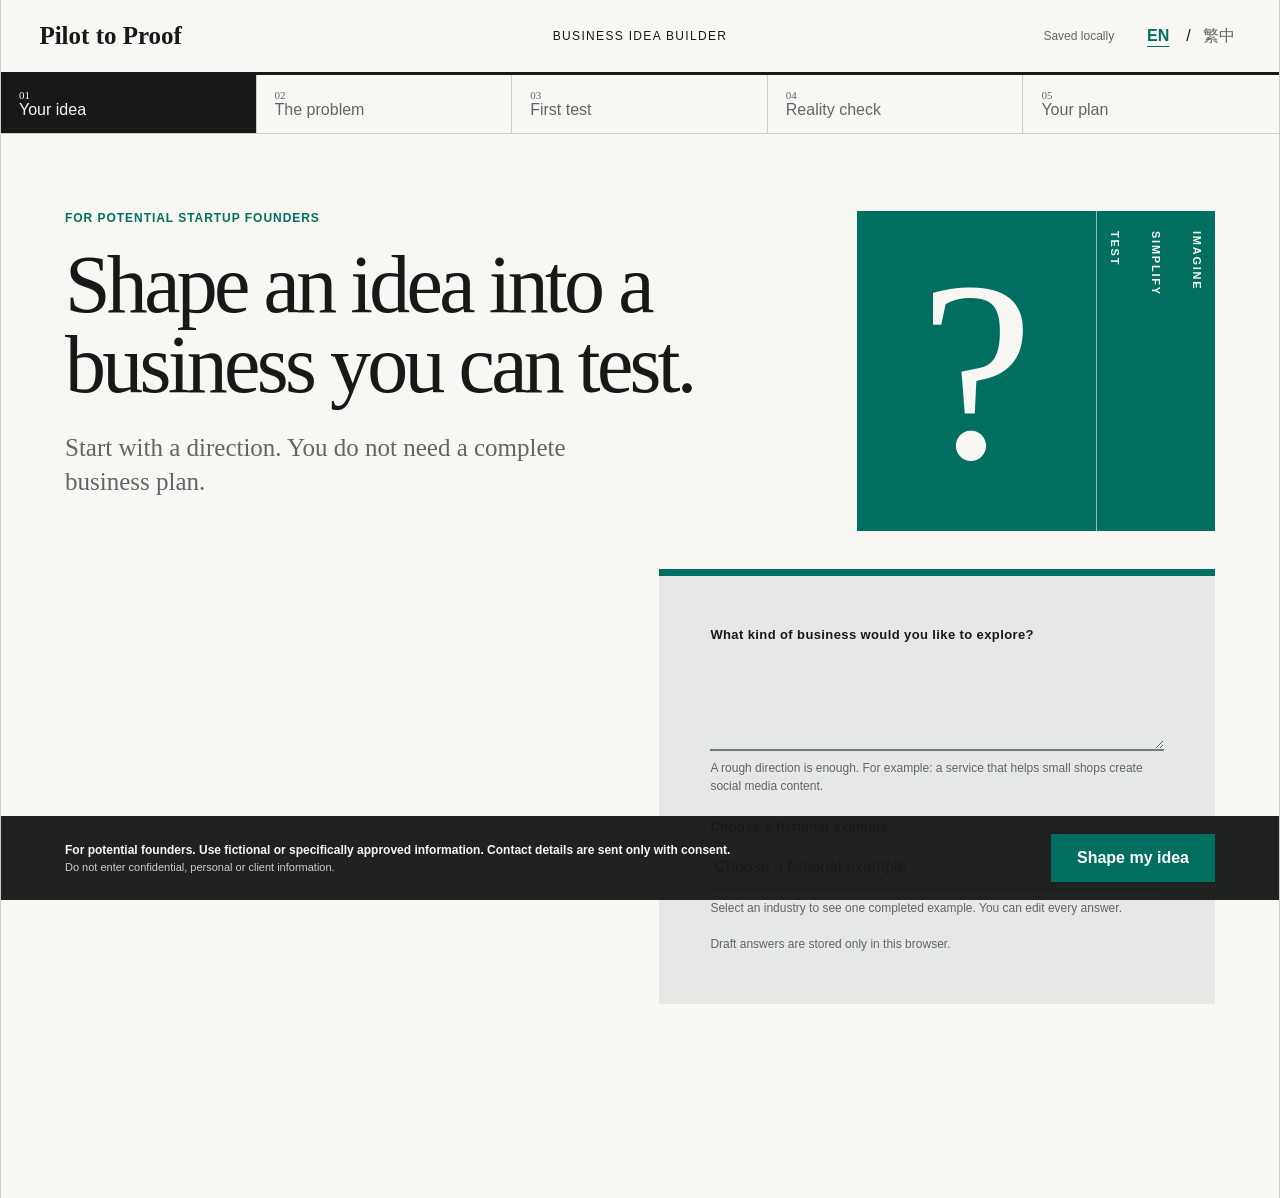
<file: index.html>
<!doctype html>
<html lang="en">
  <head>
    <meta charset="UTF-8" />
    <meta name="viewport" content="width=device-width, initial-scale=1.0" />
    <meta
      name="description"
      content="A local, fictional prototype for designing evidence-producing business experiments."
    />
    <title>Pilot to Proof</title>
    <script type="module" crossorigin src="./assets/workbook-DFRHNJJ-.js"></script>
    <link rel="modulepreload" crossorigin href="./assets/jsx-runtime-53reIlNN.js">
    <link rel="stylesheet" crossorigin href="./assets/workbook-Dtvbf8tn.css">
  </head>
  <body>
    <div id="root"></div>
  </body>
</html>
</file>
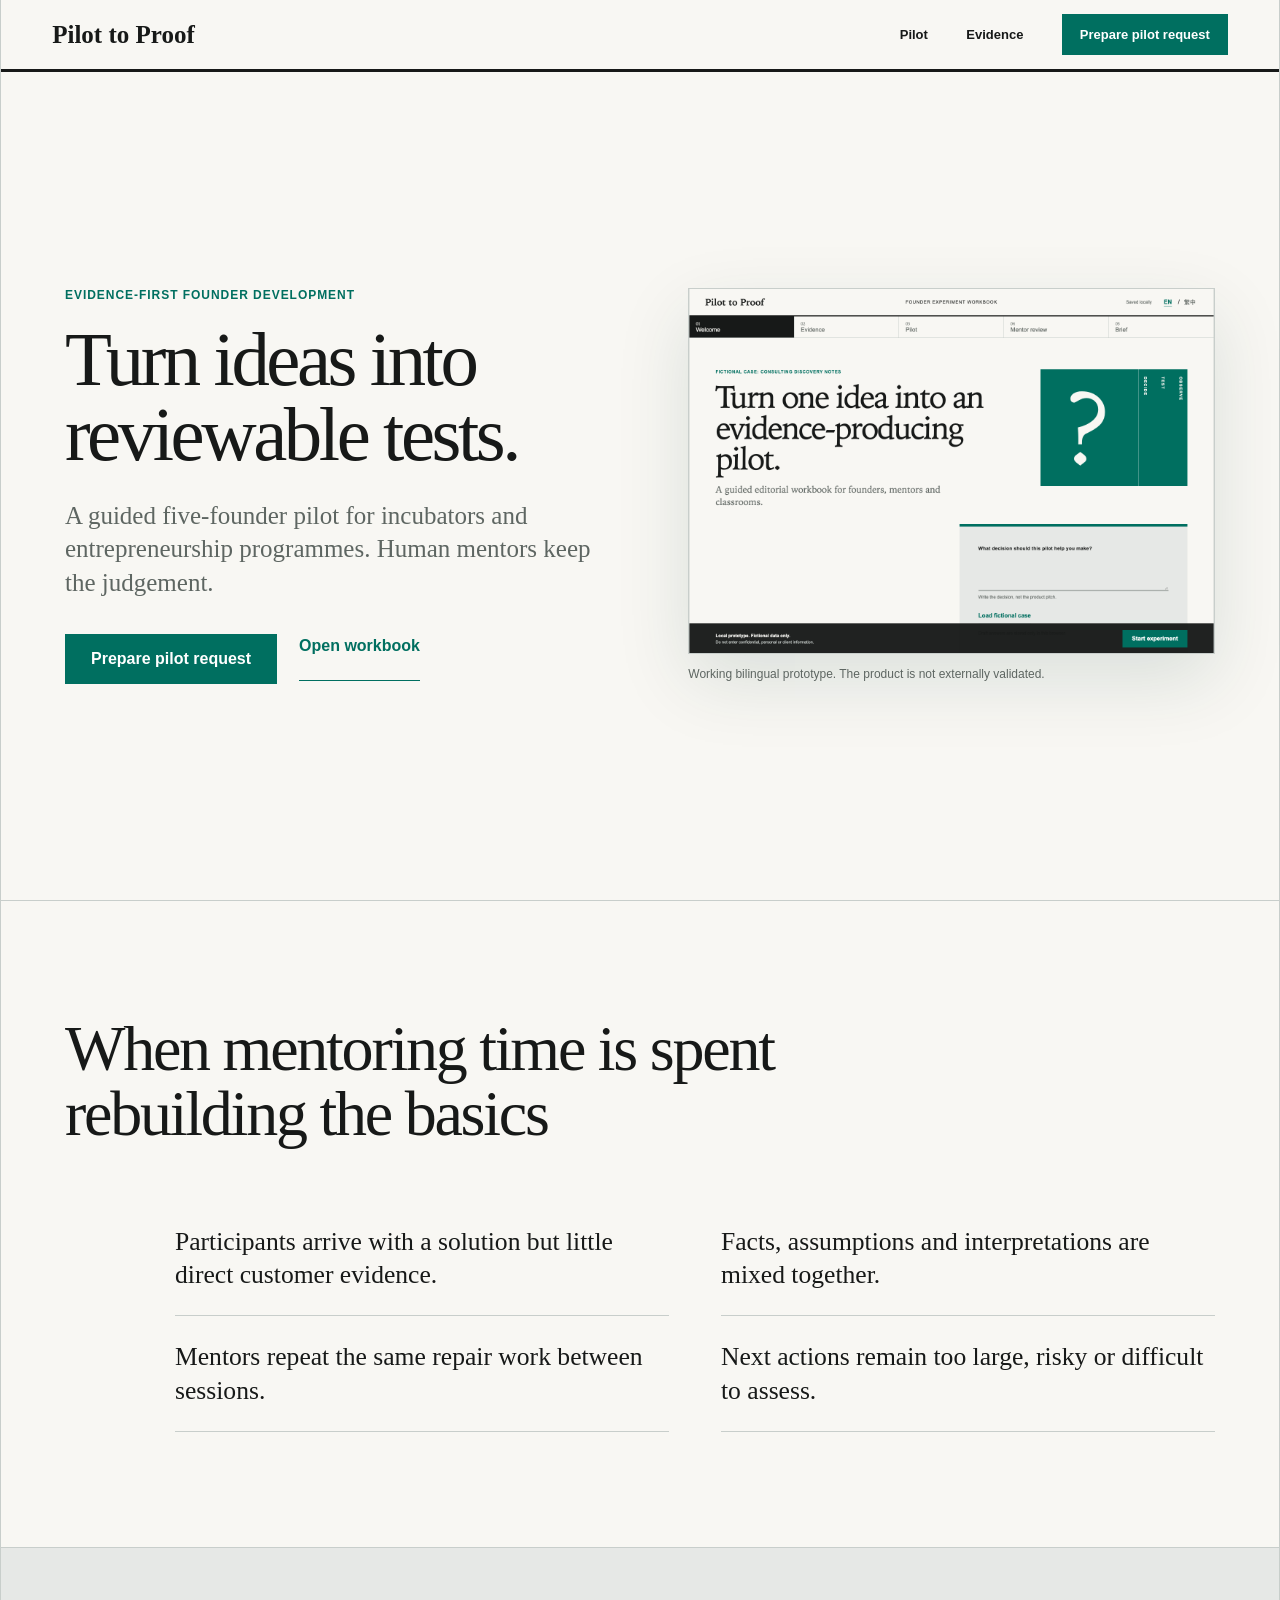
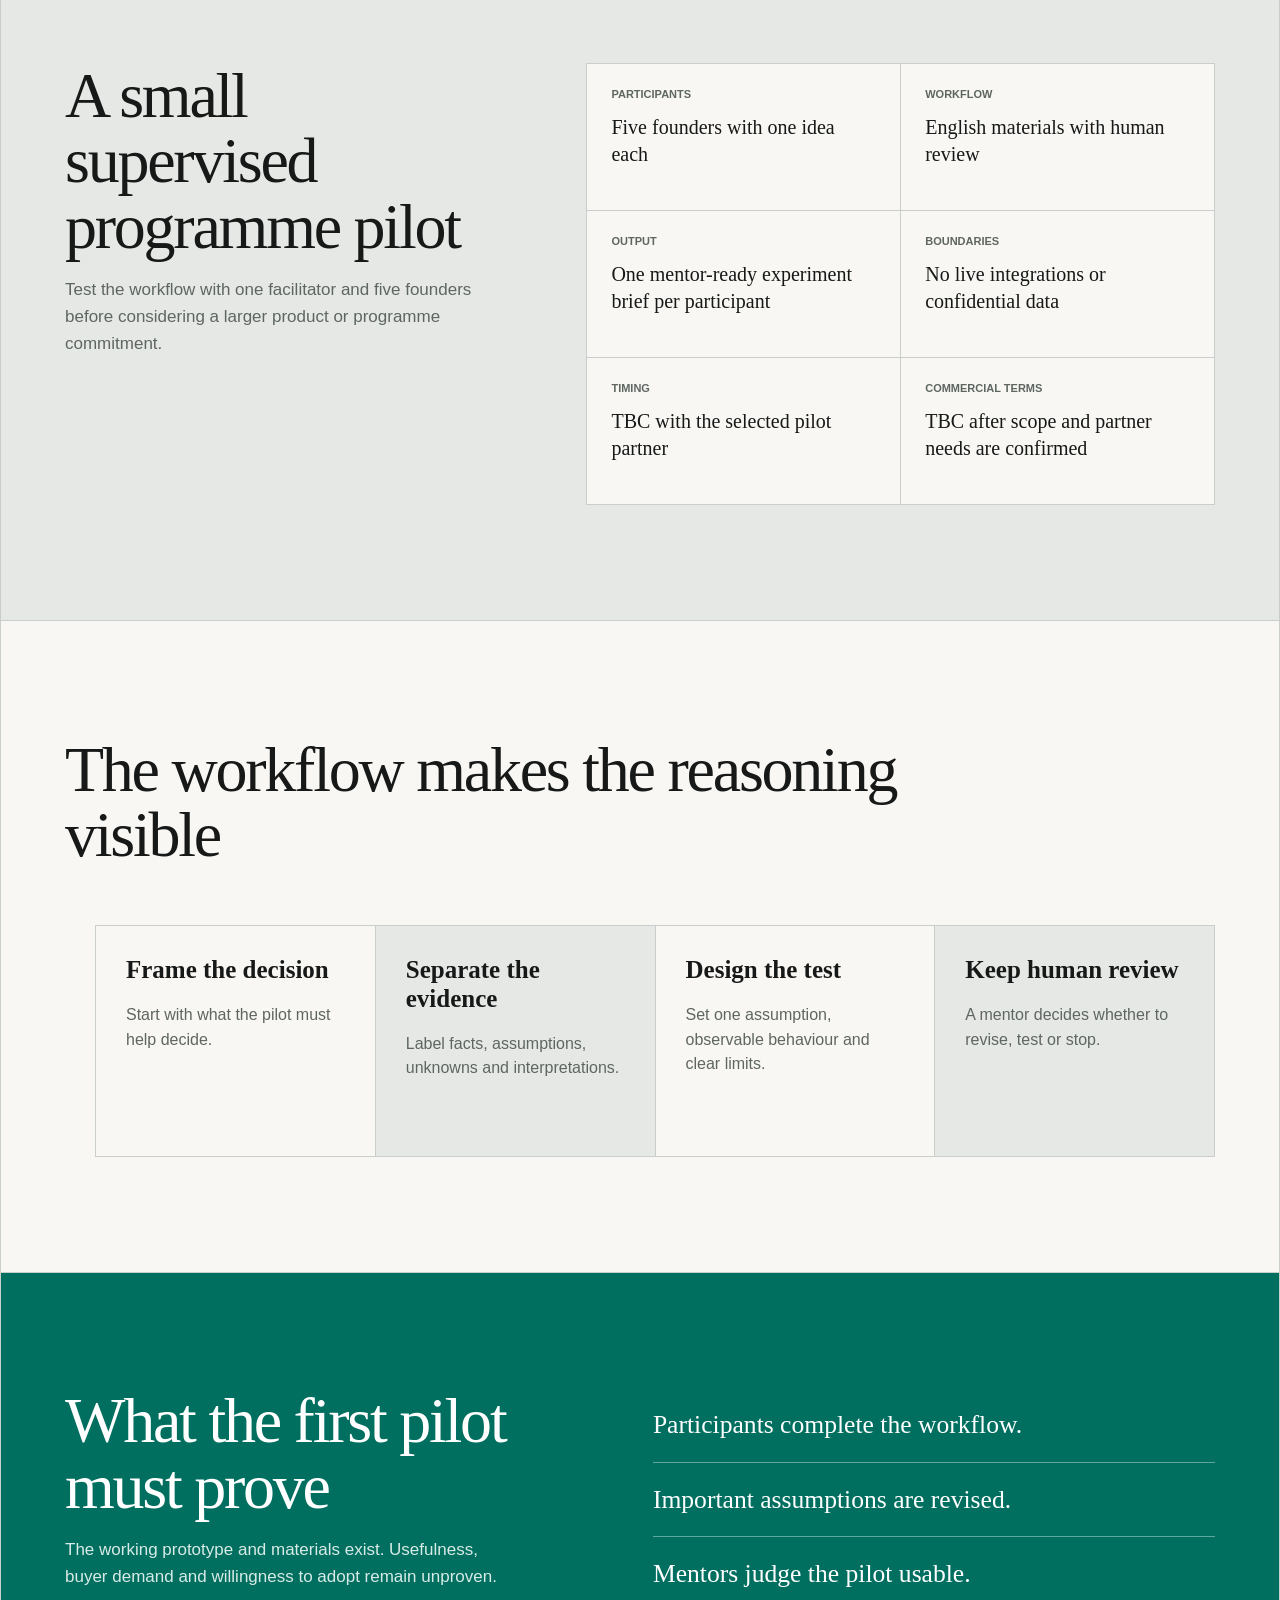
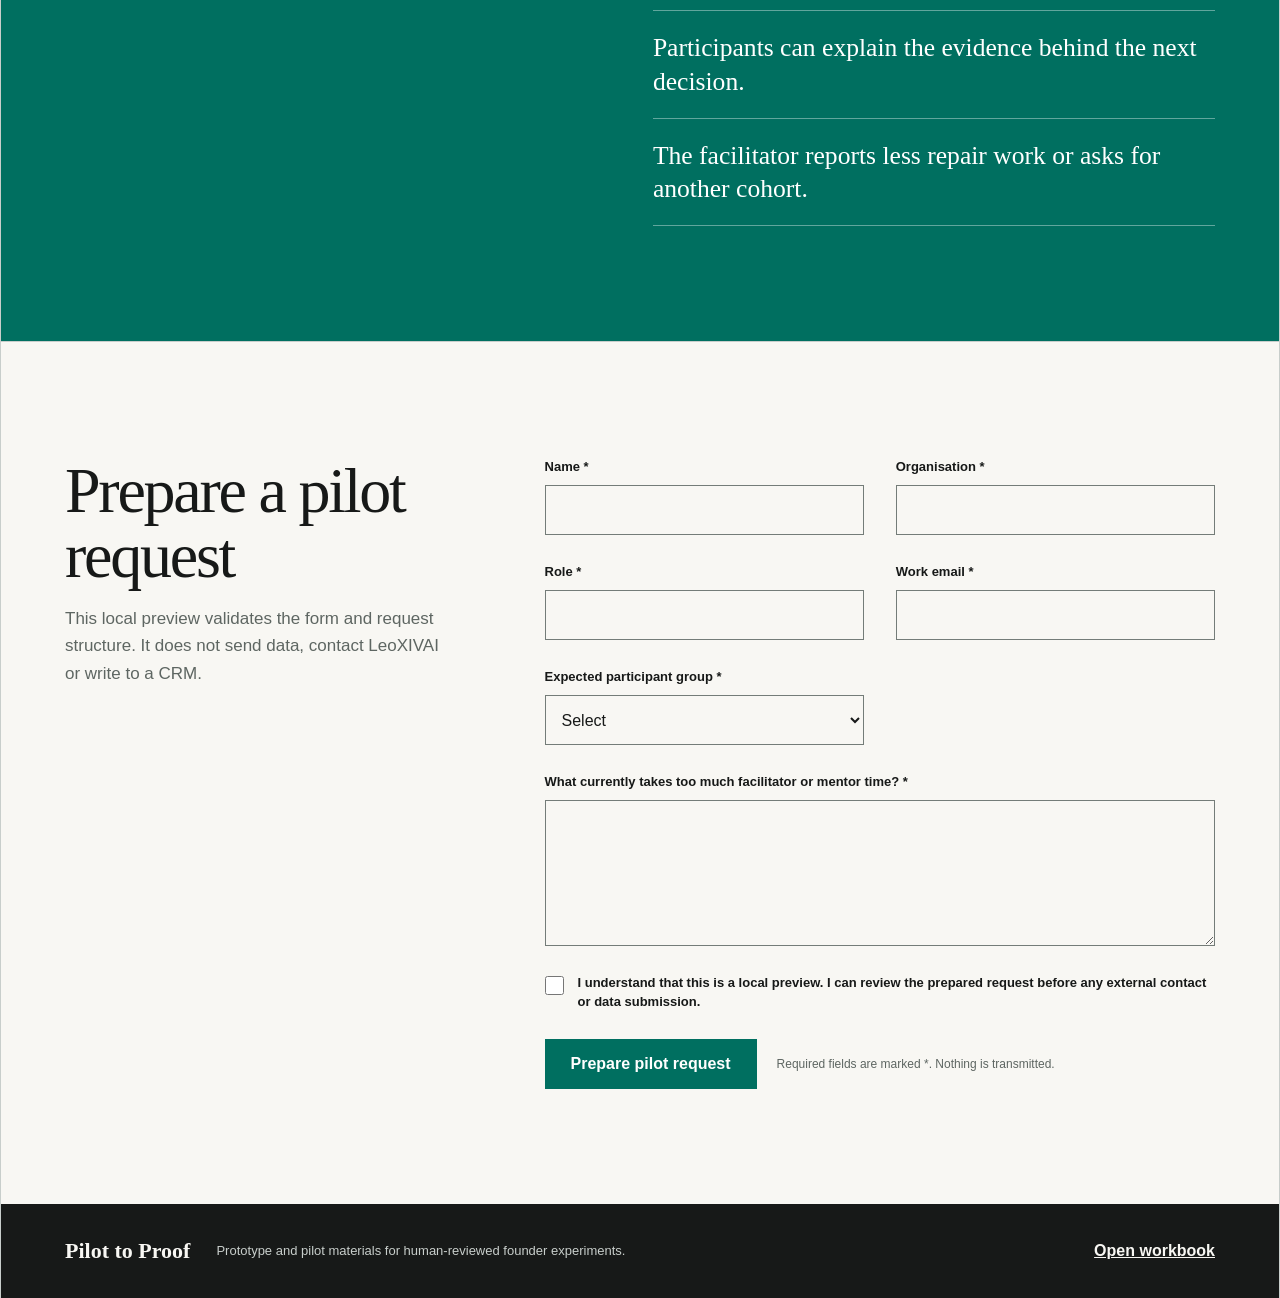
<file: pilot.html>
<!doctype html>
<html lang="en">
  <head>
    <meta charset="UTF-8" />
    <meta name="viewport" content="width=device-width, initial-scale=1.0" />
    <meta
      name="description"
      content="Prepare a supervised Pilot-to-Proof test for five founders in an incubator or entrepreneurship programme."
    />
    <title>Pilot-to-Proof | Institutional pilot</title>
    <script type="module" crossorigin src="./assets/pilot-DgRoOUfp.js"></script>
    <link rel="modulepreload" crossorigin href="./assets/jsx-runtime-53reIlNN.js">
    <link rel="stylesheet" crossorigin href="./assets/pilot-EH53erLZ.css">
  </head>
  <body>
    <div id="pilot-root"></div>
  </body>
</html>
</file>
<file: assets/workbook-Dtvbf8tn.css>
:root{color:#171918;font-synthesis:none;--paper:#f8f7f3;--ink:#171918;--muted:#606763;--line:#c9cfcc;--accent:#006f60;--accent-soft:#d7ebe5;--warning:#9b641d;--error:#8e2626;--serif:"Iowan Old Style", "Palatino Linotype", "Book Antiqua", Palatino, Georgia, "Songti TC", serif;background:#e8eaeb;font-family:Arial,PingFang TC,Noto Sans TC,sans-serif}*{box-sizing:border-box}body{min-width:320px;min-height:100dvh;margin:0}button,input,textarea,select{font:inherit}button{cursor:pointer}button:focus-visible,input:focus-visible,textarea:focus-visible,select:focus-visible{outline-offset:3px;outline:3px solid #006f60}.app{background:var(--paper);border-inline:1px solid var(--line);width:min(1440px,100%);min-height:100dvh;margin:0 auto}.masthead{border-bottom:3px solid var(--ink);grid-template-columns:1fr auto 1fr;align-items:center;gap:24px;min-height:72px;padding:14px clamp(20px,3vw,48px);display:grid}.wordmark{color:var(--ink);font-family:var(--serif);text-align:left;background:0 0;border:0;padding:0;font-size:25px;font-weight:700}.masthead>p{letter-spacing:.11em;text-transform:uppercase;margin:0;font-size:12px}.mast-actions{justify-content:flex-end;align-items:center;gap:22px;display:flex}.save-state{color:var(--muted);font-size:12px}.language{align-items:center;gap:6px;display:flex}.language button{min-width:44px;min-height:44px;color:var(--muted);background:0 0;border:0}.language button.active{color:var(--accent);text-underline-offset:5px;font-weight:800;text-decoration:underline}.contents{border-bottom:1px solid var(--line);grid-template-columns:repeat(5,1fr);display:grid}.contents button{border:0;border-right:1px solid var(--line);min-height:58px;color:var(--muted);text-align:left;background:0 0;padding:10px 18px;transition:background .18s,color .18s}.contents button:last-child{border-right:0}.contents button span{font-family:var(--serif);font-size:11px;display:block}.contents button.current{background:var(--ink);color:var(--paper)}.contents button.complete{color:var(--accent)}.contents button:disabled{cursor:default}main{min-height:calc(100dvh - 216px)}.spread{grid-template-columns:repeat(12,1fr);gap:clamp(20px,3vw,48px);padding:clamp(38px,6vw,88px) clamp(20px,5vw,72px) 110px;animation:.35s both page-in;display:grid}.spread-header{grid-column:1/8}.kicker{color:var(--accent);letter-spacing:.08em;text-transform:uppercase;margin:0 0 20px;font-size:12px;font-weight:800}h1{max-width:850px;font-family:var(--serif);letter-spacing:-.045em;margin:0;font-size:clamp(42px,6.4vw,86px);font-weight:500;line-height:.98}.deck{max-width:46ch;color:var(--muted);font-family:var(--serif);margin:26px 0 0;font-size:clamp(18px,2vw,25px);line-height:1.35}.question-panel{border-top:7px solid var(--accent);background:#e6e8e6;grid-column:7/13;align-self:end;padding:clamp(24px,4vw,52px)}.field{gap:9px;display:grid}.field>span,.decision-set legend{letter-spacing:.03em;font-size:13px;font-weight:800}.field input,.field textarea,.field select{width:100%;min-height:48px;color:var(--ink);resize:vertical;background:0 0;border:0;border-bottom:2px solid #737b77;border-radius:0;padding:13px 0}.field textarea{line-height:1.5}.field small,.local-note{color:var(--muted);font-size:12px;line-height:1.45}.error{color:var(--error);font-size:13px;font-weight:700}.text-action{min-height:44px;color:var(--accent);background:0 0;border:0;border-bottom:1px solid;margin-top:20px;padding:0;font-weight:800}.local-note{margin:18px 0 0}.example-picker{margin-top:24px}.editorial-figure{background:var(--accent);min-height:320px;color:var(--paper);grid-area:1/9/auto/13;grid-template-columns:2fr 1fr;align-self:start;display:grid}.editorial-figure>span{font-family:var(--serif);text-align:center;align-self:center;font-size:clamp(150px,20vw,280px);line-height:.7}.editorial-figure div{writing-mode:vertical-rl;border-left:1px solid #ffffff8c;flex-direction:column;justify-content:space-between;padding:20px 12px;display:flex}.editorial-figure b{letter-spacing:.16em;font-size:11px}.evidence-viz{border-bottom:2px solid var(--ink);grid-area:1/9/auto/13;grid-template-columns:repeat(4,1fr);align-self:stretch;align-items:end;gap:10px;padding-top:30px;display:grid}.viz-column{flex-direction:column;justify-content:flex-end;min-width:0;height:100%;display:flex}.viz-column strong{font-family:var(--serif);font-size:42px;font-weight:500}.viz-column span{overflow-wrap:anywhere;min-height:38px;font-size:10px}.viz-column i{background:var(--accent);border:1px solid var(--accent);display:block}.viz-column.assumption i{border-color:var(--warning);background:0 0}.viz-column.unknown i{background:repeating-linear-gradient(45deg,#0000 0 4px,#8d9591 4px 6px);border-color:#8d9591}.viz-column.interpretation i{background:#bcd1df;border-color:#527b95}.evidence-form{grid-column:1/6;align-self:start;margin-top:16px}.evidence-form .field+.field{margin-top:24px}.add-button{margin-top:22px}.evidence-list{background:var(--line);border:1px solid var(--line);grid-column:6/13;grid-template-columns:1fr 1fr;gap:1px;margin-top:16px;display:grid}.evidence-list article{background:var(--paper);border-top:5px solid var(--accent);min-height:180px;padding:24px}.evidence-list article.assumption{border-color:var(--warning)}.evidence-list article.unknown{border-color:#737b77;border-top-style:dotted}.evidence-list article.interpretation{border-color:#527b95}.evidence-list article>span{color:var(--muted);text-transform:uppercase;font-size:11px;font-weight:800}.evidence-list article p{font-family:var(--serif);font-size:20px;line-height:1.3}.evidence-list article small{color:var(--muted)}.empty{background:var(--paper);color:var(--muted);grid-column:1/-1;margin:0;padding:38px}.pilot-map{grid-area:1/9/auto/13;align-self:center;align-items:center;display:flex}.pilot-map div{background:var(--accent);width:56px;height:56px;color:var(--paper);font-family:var(--serif);place-items:center;font-size:26px;display:grid}.pilot-map span{background:var(--ink);flex:1;height:2px}.pilot-fields{background:var(--line);border:1px solid var(--line);grid-column:1/13;grid-template-columns:repeat(12,1fr);gap:1px;display:grid}.pilot-field{background:var(--paper);min-height:170px;padding:26px}.pilot-field:nth-child(-n+3){grid-column:span 4}.pilot-field:nth-child(n+4):nth-child(-n+6){background:#e6e8e6;grid-column:span 4}.pilot-field:nth-child(n+7){border-top:5px solid var(--accent);grid-column:span 4}.pilot-field:nth-child(8){border-color:var(--warning)}.pilot-field:nth-child(9){border-color:var(--error)}.wide-error{grid-column:1/13}.mentor blockquote{font-family:var(--serif);grid-area:1/8/auto/13;align-self:center;margin:0;font-size:clamp(22px,3vw,40px);font-style:italic;line-height:1.18}.mentor-form{background:var(--line);border:1px solid var(--line);grid-column:1/8;grid-template-columns:1fr 1fr;gap:1px;display:grid}.mentor-form .field{background:var(--paper);padding:28px}.decision-set{border:0;grid-column:8/13;margin:0;padding:0}.decision-set legend{margin-bottom:14px}.decision-set label{border-top:1px solid var(--line);grid-template-columns:28px 1fr;align-items:center;min-height:74px;padding:14px 18px;display:grid}.decision-set label:last-child{border-bottom:1px solid var(--line)}.decision-set label.selected{background:var(--accent);color:var(--paper)}.decision-set input{width:18px;height:18px;accent-color:var(--accent)}.brief-body{border-top:3px solid var(--ink);grid-column:1/13;grid-template-columns:repeat(12,1fr);gap:32px;padding-top:32px;display:grid}.lead-decision{grid-column:1/9}.lead-decision span,.brief-body h3,.mentor-stamp span{color:var(--muted);letter-spacing:.05em;text-transform:uppercase;font-size:12px;font-weight:800}.lead-decision h2{font-family:var(--serif);margin:12px 0 0;font-size:clamp(28px,4vw,55px);font-weight:500;line-height:1.07}.brief-evidence{grid-column:1/6}.brief-evidence p{border-left:4px solid var(--accent);font-family:var(--serif);padding-left:14px;font-size:18px;line-height:1.4}.brief-evidence b{color:var(--muted);text-transform:uppercase;margin-bottom:6px;font-family:Arial,PingFang TC,sans-serif;font-size:10px;display:block}.brief-pilot{grid-column:6/10}.brief-pilot dl{margin:0}.brief-pilot dl div{margin-bottom:18px}.brief-pilot dt{color:var(--muted);font-size:11px;font-weight:800}.brief-pilot dd{font-family:var(--serif);margin:5px 0 0;line-height:1.35}.mentor-stamp{border:4px double var(--accent);grid-column:10/13;align-self:start;padding:26px}.mentor-stamp strong{font-family:var(--serif);margin-top:14px;font-size:27px;line-height:1.1;display:block}.mentor-stamp p{color:var(--muted);line-height:1.5}.feedback-panel{border-top:7px solid var(--accent);background:#e6e8e6;grid-column:1/13;grid-template-columns:repeat(2,minmax(0,1fr));gap:24px 36px;margin-top:26px;padding:clamp(26px,4vw,52px);display:grid}.feedback-panel header{grid-column:1/-1;max-width:760px}.feedback-panel h2{font-family:var(--serif);margin:0;font-size:clamp(32px,4vw,56px);font-weight:500;line-height:1.04}.feedback-panel header p{max-width:58ch;color:var(--muted);line-height:1.55}.feedback-choice{border:0;margin:0;padding:0}.feedback-choice legend{min-height:42px;font-size:13px;font-weight:800;line-height:1.35}.feedback-choice>div{flex-wrap:wrap;gap:8px;display:flex}.feedback-choice label{border:1px solid var(--line);background:var(--paper);align-items:center;gap:7px;min-height:44px;padding:8px 12px;display:inline-flex}.feedback-choice label.selected{border-color:var(--accent);box-shadow:inset 0 -3px 0 var(--accent)}.feedback-choice input{accent-color:var(--accent)}.feedback-actions{grid-column:1/-1;align-items:center;gap:18px;display:flex}.feedback-actions .text-action{margin-top:0}.crm-consent{grid-column:1/-1;grid-template-columns:24px 1fr;align-items:start;gap:10px;font-size:13px;font-weight:700;line-height:1.45;display:grid}.crm-consent input{width:19px;height:19px;accent-color:var(--accent);margin:1px 0 0}.crm-honeypot{width:1px!important;height:1px!important;position:absolute!important;left:-10000px!important;overflow:hidden!important}.feedback-actions .primary:disabled{cursor:wait;opacity:.65}.feedback-receipt dl{background:var(--line);border:1px solid var(--line);grid-column:1/-1;grid-template-columns:repeat(2,minmax(0,1fr));gap:1px;margin:0;display:grid}.feedback-receipt dl div{background:var(--paper);padding:18px}.feedback-receipt dt{color:var(--muted);font-size:11px;font-weight:800}.feedback-receipt dd{font-family:var(--serif);margin:7px 0 0;font-size:18px}.feedback-receipt>p{margin:0;line-height:1.55}.action-bar{min-height:84px;color:var(--paper);z-index:2;background:#171918f5;justify-content:space-between;align-items:center;gap:24px;padding:12px clamp(20px,5vw,72px);display:flex;position:sticky;bottom:0}.action-bar>div:first-child{gap:4px;display:grid}.action-bar strong{font-size:12px}.action-bar span{color:#c8cecb;font-size:11px}.footer-actions{gap:10px;display:flex}.primary,.secondary{border:2px solid var(--accent);white-space:nowrap;border-radius:0;min-height:48px;padding:0 24px;font-weight:800;transition:transform .15s,background .15s}.primary{background:var(--accent);color:#fff}.secondary{color:var(--accent);background:0 0}.action-bar .secondary{color:var(--paper);border-color:#8d9591}.primary:active,.secondary:active,.text-action:active{transform:translateY(1px)}.reset{min-height:44px;color:var(--muted);background:0 0;border:0;border-bottom:1px solid;margin:24px auto;display:block}.lang-zh h1,.lang-zh .deck,.lang-zh blockquote,.lang-zh .lead-decision h2,.lang-zh .evidence-list article p,.lang-zh .brief-body dd{letter-spacing:.01em;line-height:1.28}@keyframes page-in{0%{opacity:0;transform:translateY(10px)}to{opacity:1;transform:translateY(0)}}@media (prefers-color-scheme:dark){:root{--paper:#181b1a;--ink:#f0f2ef;--muted:#b0b8b4;--line:#454b48;--accent:#64bca7;--accent-soft:#1f5147;--warning:#d2a45e;--error:#ef8b8b;background:#111312}.question-panel,.pilot-field:nth-child(n+4):nth-child(-n+6),.feedback-panel{background:#242826}.field input,.field textarea,.field select{color:var(--ink);border-color:#9ca6a1}.field select option{background:#181b1a}.primary{color:#10201c}}@media (prefers-reduced-motion:reduce){*,:before,:after{scroll-behavior:auto!important;transition-duration:.01ms!important;animation-duration:.01ms!important;animation-iteration-count:1!important}}@media (width<=767px){.masthead{grid-template-columns:1fr auto}.masthead>p,.save-state{display:none}.contents{grid-template-columns:repeat(5,minmax(105px,1fr));overflow-x:auto}.contents button{min-height:54px;padding-inline:12px}.spread{padding:38px 20px 110px;display:block}.spread-header{margin-bottom:38px}h1{font-size:clamp(42px,13vw,64px)}.editorial-figure{min-height:230px;margin:0 0 24px}.editorial-figure>span{font-size:170px}.question-panel,.evidence-form{padding:24px}.evidence-viz{height:230px;margin-bottom:24px}.evidence-list{grid-template-columns:1fr;margin-top:24px}.pilot-map{margin:30px 0}.pilot-fields,.mentor-form,.brief-body{background:0 0;border:0;display:block}.pilot-field,.mentor-form .field{border:1px solid var(--line);margin-bottom:1px}.mentor blockquote{margin:28px 0}.mentor-form .field,.decision-set,.lead-decision,.brief-evidence,.brief-pilot,.mentor-stamp{margin-bottom:28px}.feedback-panel{margin-top:24px;padding:24px;display:block}.feedback-panel .field,.feedback-choice{margin-top:24px}.feedback-actions{flex-wrap:wrap;margin-top:28px}.feedback-receipt dl{margin:24px 0;display:block}.feedback-receipt>p{margin-top:22px}.action-bar{align-items:flex-start}.action-bar>div:first-child span{display:none}.footer-actions{justify-content:flex-end;width:100%}.primary,.secondary{padding-inline:16px}}@media print{body,.app{color:#111;background:#fff}.masthead,.contents,.action-bar,.reset,.feedback-panel{display:none!important}main{min-height:auto}.spread{padding:24px}.brief .spread-header{grid-column:1/13}.brief-body{break-inside:avoid}}
</file>
<file: assets/pilot-EH53erLZ.css>
:root{color:#171918;font-synthesis:none;--paper:#f8f7f3;--ink:#171918;--muted:#5e6662;--line:#c8cecb;--accent:#006f60;--panel:#e6e8e6;--error:#8e2626;--serif:"Iowan Old Style", "Palatino Linotype", "Book Antiqua", Palatino, Georgia, serif;background:#e8eaeb;font-family:Arial,PingFang TC,Noto Sans TC,sans-serif}*{box-sizing:border-box}html{scroll-behavior:smooth}body{min-width:320px;min-height:100dvh;margin:0;overflow-x:hidden}a{color:inherit}button,input,textarea,select{font:inherit}button{cursor:pointer}a:focus-visible,button:focus-visible,input:focus-visible,textarea:focus-visible,select:focus-visible{outline:3px solid var(--accent);outline-offset:4px}.pilot-page{background:var(--paper);border-inline:1px solid var(--line);width:min(1440px,100%);min-height:100dvh;margin:0 auto}.pilot-nav{border-bottom:3px solid var(--ink);justify-content:space-between;align-items:center;gap:32px;min-height:72px;padding:12px clamp(20px,4vw,56px);display:flex}.pilot-wordmark{font-family:var(--serif);font-size:25px;font-weight:700;text-decoration:none}.pilot-nav nav{align-items:center;gap:clamp(18px,3vw,42px);display:flex}.pilot-nav nav a{font-size:13px;font-weight:700;text-decoration:none}.pilot-nav .nav-cta{background:var(--accent);color:#fff;padding:13px 18px}.pilot-hero{grid-template-columns:minmax(0,1.03fr) minmax(420px,.97fr);align-items:center;gap:clamp(34px,5vw,76px);min-height:calc(100dvh - 72px);padding:clamp(42px,7vw,92px) clamp(20px,5vw,72px);display:grid}.pilot-hero>*,.hero-copy{min-width:0}.eyebrow{color:var(--accent);letter-spacing:.08em;text-transform:uppercase;margin:0 0 20px;font-size:12px;font-weight:800}.hero-copy h1{max-width:820px;font-family:var(--serif);letter-spacing:-.045em;margin:0;font-size:clamp(48px,6vw,82px);font-weight:500;line-height:.98}.hero-deck{max-width:46ch;color:var(--muted);font-family:var(--serif);margin:26px 0 0;font-size:clamp(19px,2vw,25px);line-height:1.35}.hero-actions{align-items:center;gap:22px;margin-top:34px;display:flex}.button{border:2px solid var(--accent);white-space:nowrap;border-radius:0;justify-content:center;align-items:center;min-height:50px;padding:0 24px;font-weight:800;text-decoration:none;transition:transform .16s cubic-bezier(.23,1,.32,1),background-color .18s,color .18s;display:inline-flex}.primary-button{background:var(--accent);color:#fff}.button:active{transform:scale(.97)}.text-link,.text-button{min-height:44px;color:var(--accent);background:0 0;border:0;border-bottom:1px solid;padding:0;font-weight:800;text-decoration:none}.product-figure{min-width:0;margin:0}.product-figure img{aspect-ratio:1.44;object-fit:cover;object-position:top left;border:1px solid var(--line);width:100%;display:block;box-shadow:0 26px 70px #003a321f}.product-figure figcaption{color:var(--muted);margin-top:12px;font-size:12px;line-height:1.45}.problem-section,.pilot-offer,.method-section,.evidence-section,.request-section{border-top:1px solid var(--line);padding:clamp(64px,9vw,126px) clamp(20px,5vw,72px)}h2{max-width:880px;font-family:var(--serif);letter-spacing:-.035em;margin:0;font-size:clamp(38px,5vw,68px);font-weight:500;line-height:1.02}.problem-list{grid-template-columns:repeat(2,minmax(0,1fr));gap:0 52px;max-width:1040px;margin:54px 0 0 auto;display:grid}.problem-list p{border-bottom:1px solid var(--line);font-family:var(--serif);margin:0;padding:24px 0;font-size:clamp(20px,2vw,28px);line-height:1.3}.pilot-offer{background:var(--panel);grid-template-columns:minmax(0,.8fr) minmax(520px,1.2fr);gap:clamp(42px,8vw,120px);display:grid}.pilot-offer>div>p,.evidence-section>div>p,.request-intro p{max-width:52ch;color:var(--muted);font-size:17px;line-height:1.6}.pilot-offer dl{background:var(--line);border:1px solid var(--line);grid-template-columns:repeat(2,minmax(0,1fr));gap:1px;margin:0;display:grid}.pilot-offer dl div{background:var(--paper);min-height:146px;padding:24px}.pilot-offer dt,.request-receipt dt{color:var(--muted);text-transform:uppercase;font-size:11px;font-weight:800}.pilot-offer dd{font-family:var(--serif);margin:14px 0 0;font-size:20px;line-height:1.35}.method-section ol{background:var(--line);border:1px solid var(--line);grid-template-columns:repeat(4,minmax(0,1fr));gap:1px;max-width:1120px;margin:58px 0 0 auto;padding:0;list-style:none;display:grid}.method-section li{background:var(--paper);min-height:230px;padding:30px}.method-section li:nth-child(2n){background:var(--panel)}.method-section strong{font-family:var(--serif);font-size:25px;line-height:1.15;display:block}.method-section span{color:var(--muted);margin-top:18px;line-height:1.55;display:block}.evidence-section{background:var(--accent);color:#fff;grid-template-columns:minmax(0,.9fr) minmax(0,1.1fr);gap:clamp(50px,10vw,150px);display:grid}.evidence-section>div>p{color:#d8ebe6}.evidence-section ul{margin:0;padding:0;list-style:none}.evidence-section li{font-family:var(--serif);border-bottom:1px solid #ffffff61;padding:20px 0;font-size:clamp(19px,2vw,27px);line-height:1.3}.request-section{grid-template-columns:minmax(300px,.72fr) minmax(0,1.28fr);gap:clamp(44px,8vw,110px);display:grid}.request-intro{align-self:start;position:sticky;top:28px}.request-form{grid-template-columns:repeat(2,minmax(0,1fr));gap:28px 32px;display:grid}.request-form label{gap:9px;display:grid}.request-form label>span{font-size:13px;font-weight:800;line-height:1.4}.request-form input,.request-form textarea,.request-form select{width:100%;min-height:50px;color:var(--ink);background:0 0;border:1px solid #747c78;border-radius:0;padding:12px}.request-form textarea{resize:vertical;line-height:1.5}.full-field{grid-column:1/-1}.consent-field{align-items:start;grid-template-columns:24px 1fr!important}.consent-field input{width:19px;min-height:19px;accent-color:var(--accent);margin:2px 0 0}.trap{width:1px!important;height:1px!important;position:absolute!important;left:-10000px!important;overflow:hidden!important}.form-error{color:var(--error);margin:0;font-weight:800}.form-action{align-items:center;gap:20px;display:flex}.form-action p{color:var(--muted);margin:0;font-size:12px}.request-receipt{background:var(--panel);border-top:7px solid var(--accent);padding:clamp(26px,4vw,48px)}.receipt-status{color:var(--accent);text-transform:uppercase;margin:0;font-size:12px;font-weight:800}.request-receipt h3{font-family:var(--serif);margin:16px 0 30px;font-size:clamp(32px,4vw,52px);font-weight:500;line-height:1.06}.request-receipt dl{background:var(--line);border:1px solid var(--line);grid-template-columns:repeat(2,minmax(0,1fr));gap:1px;margin:0;display:grid}.request-receipt dl div{background:var(--paper);padding:18px}.request-receipt dd{overflow-wrap:anywhere;margin:7px 0 0;line-height:1.45}.request-receipt .receipt-wide{grid-column:1/-1}.receipt-actions{align-items:center;gap:20px;margin-top:28px;display:flex}.pilot-footer{background:var(--ink);color:var(--paper);grid-template-columns:auto 1fr auto;align-items:center;gap:26px;padding:34px clamp(20px,5vw,72px);display:grid}.pilot-footer strong{font-family:var(--serif);font-size:22px}.pilot-footer p{color:#c8cecb;margin:0;font-size:13px}.pilot-footer a{color:var(--paper);font-weight:800}@media (hover:hover) and (pointer:fine){.primary-button:hover{background:#005d51}.text-link:hover,.text-button:hover,.pilot-footer a:hover{color:#005d51}.pilot-footer a:hover{color:#fff;text-decoration-thickness:2px}}@media (prefers-color-scheme:dark){:root{--paper:#181b1a;--ink:#f0f2ef;--muted:#b0b8b4;--line:#454b48;--accent:#64bca7;--panel:#242826;--error:#ef8b8b;background:#111312}.pilot-nav .nav-cta,.primary-button{color:#10201c}.evidence-section{background:#1f5147}.request-form input,.request-form textarea,.request-form select{border-color:#9ca6a1}.request-form select option{background:#181b1a}.product-figure img{box-shadow:0 26px 70px #00000047}.pilot-footer{background:#111312}}@media (prefers-reduced-motion:reduce){html{scroll-behavior:auto}*,:before,:after{transition-duration:.01ms!important}}@media (width<=900px){.pilot-hero,.pilot-offer,.evidence-section,.request-section{grid-template-columns:1fr}.pilot-hero{min-height:auto}.hero-copy h1,.product-figure,.pilot-offer dl{max-width:760px}.method-section ol{grid-template-columns:repeat(2,minmax(0,1fr))}.request-intro{position:static}}@media (width<=680px){.pilot-nav{align-items:flex-start}.pilot-nav nav a:not(.nav-cta){display:none}.pilot-nav .nav-cta{padding:12px}.pilot-hero{padding-top:46px}.hero-copy h1{font-size:clamp(42px,13vw,62px)}.hero-actions{flex-direction:column;align-items:flex-start}.problem-list,.pilot-offer dl,.method-section ol,.request-form,.request-receipt dl{grid-template-columns:1fr}.problem-list{margin-top:36px}.method-section li{min-height:auto}.full-field,.request-receipt .receipt-wide{grid-column:auto}.form-action,.receipt-actions{flex-direction:column;align-items:flex-start}.pilot-footer{grid-template-columns:1fr}}@media (width<=480px){.pilot-nav nav{display:none}.pilot-wordmark{font-size:23px}.pilot-hero{padding-inline:24px}.hero-copy h1{overflow-wrap:break-word;max-width:100%;font-size:clamp(40px,12.2vw,56px)}.hero-deck{max-width:100%}.product-figure{width:100%;overflow:hidden}}
</file>
